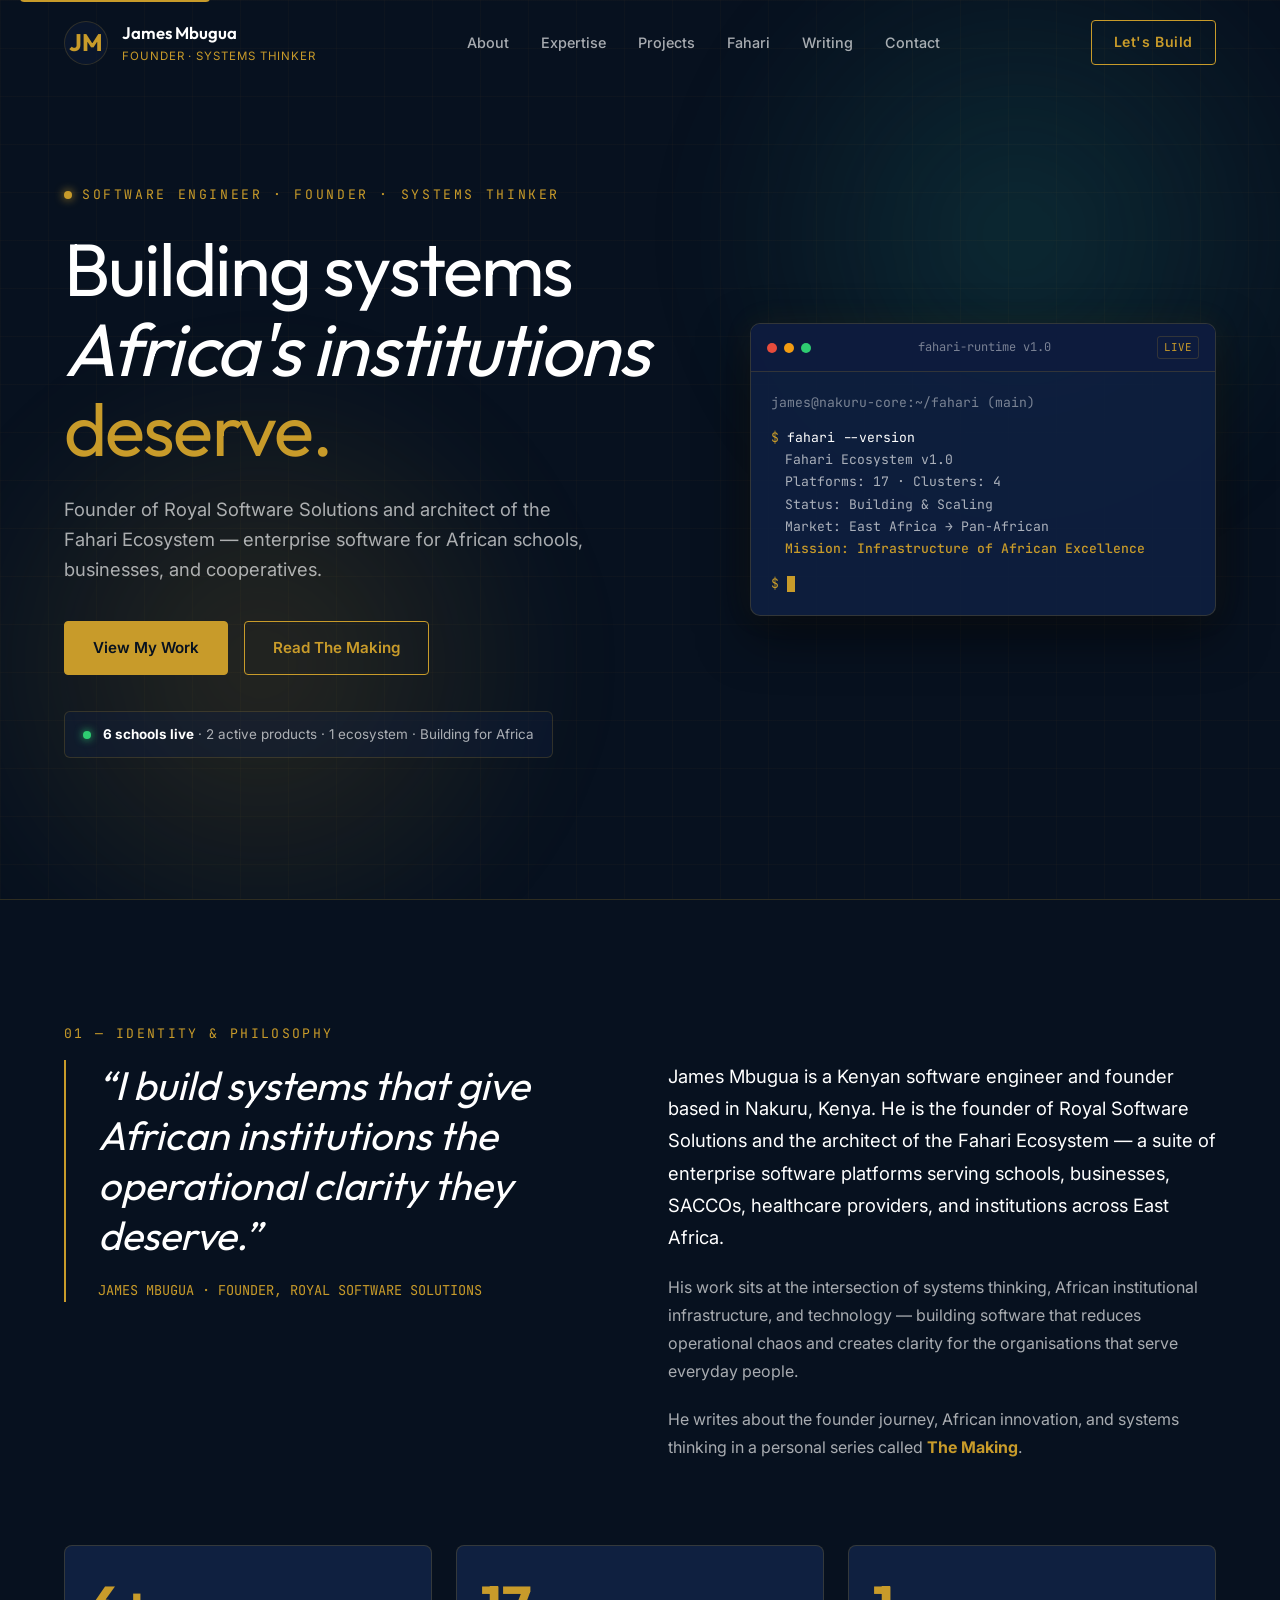
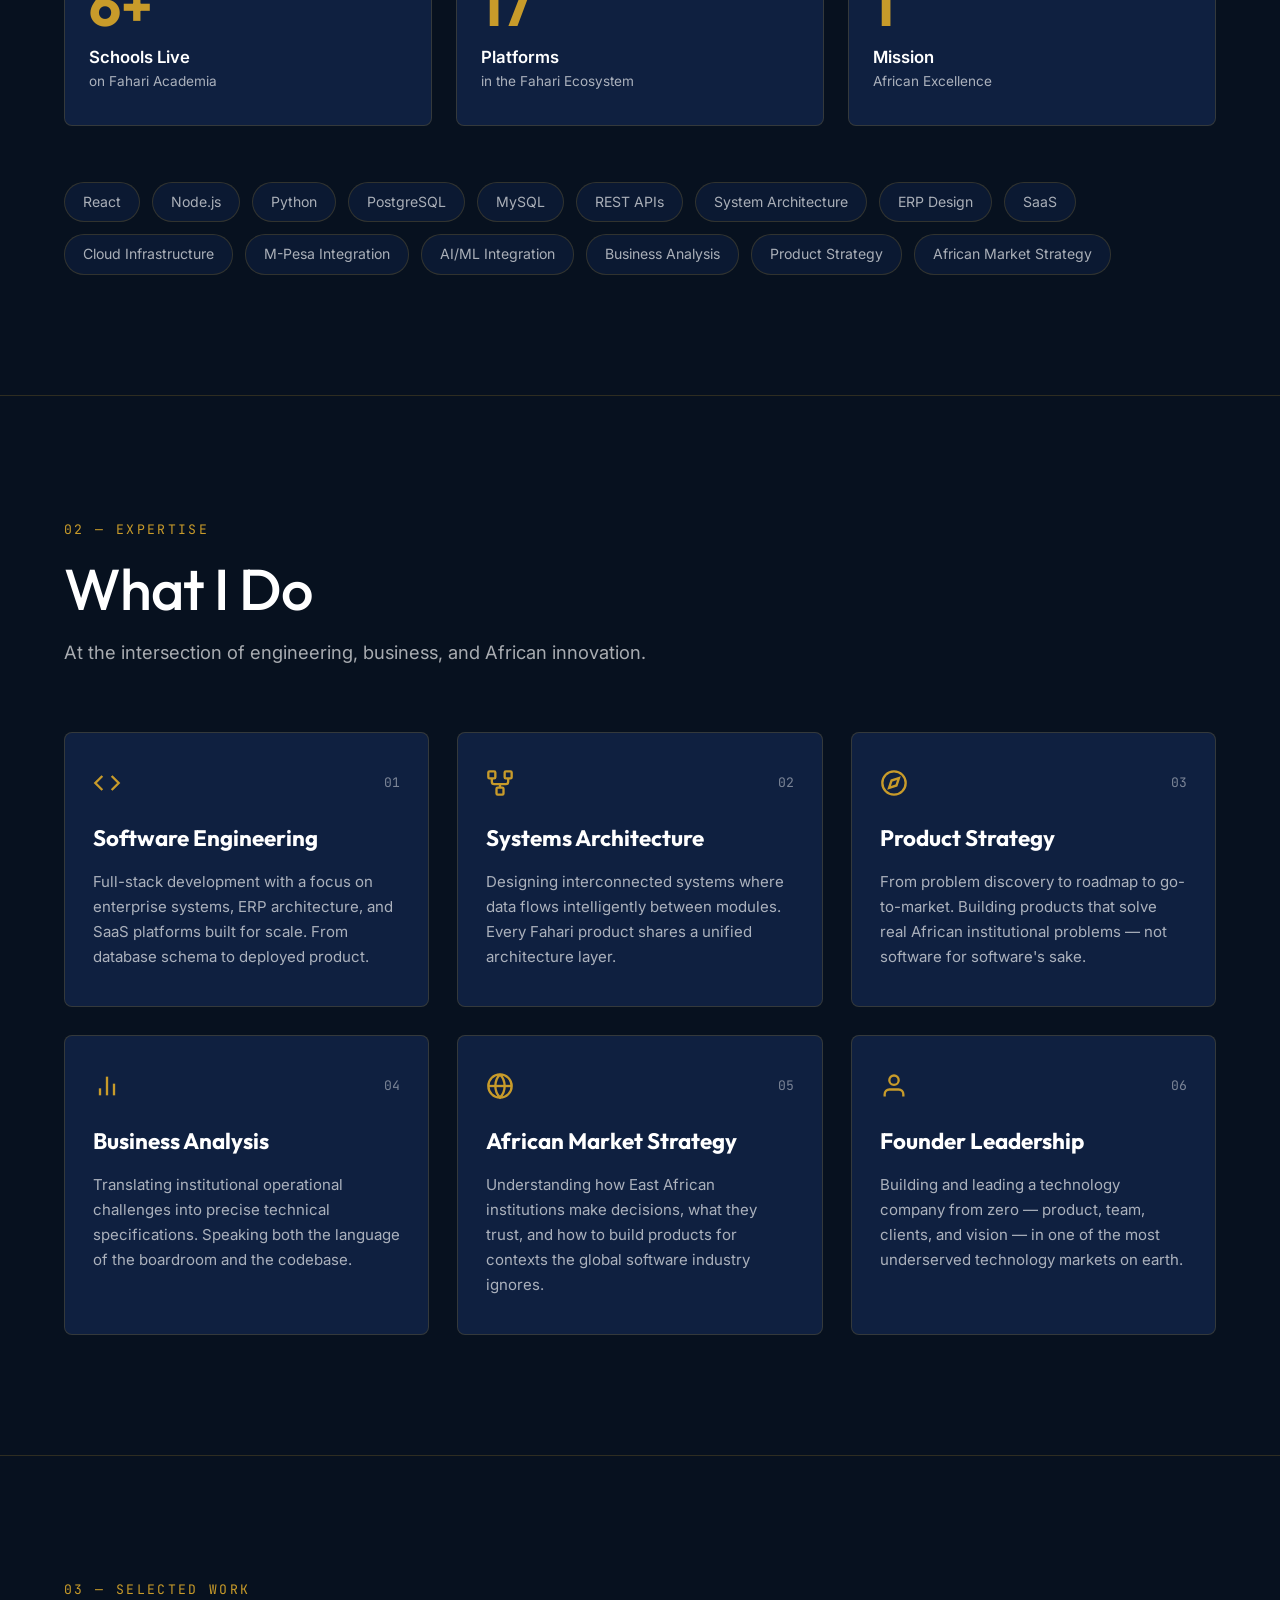
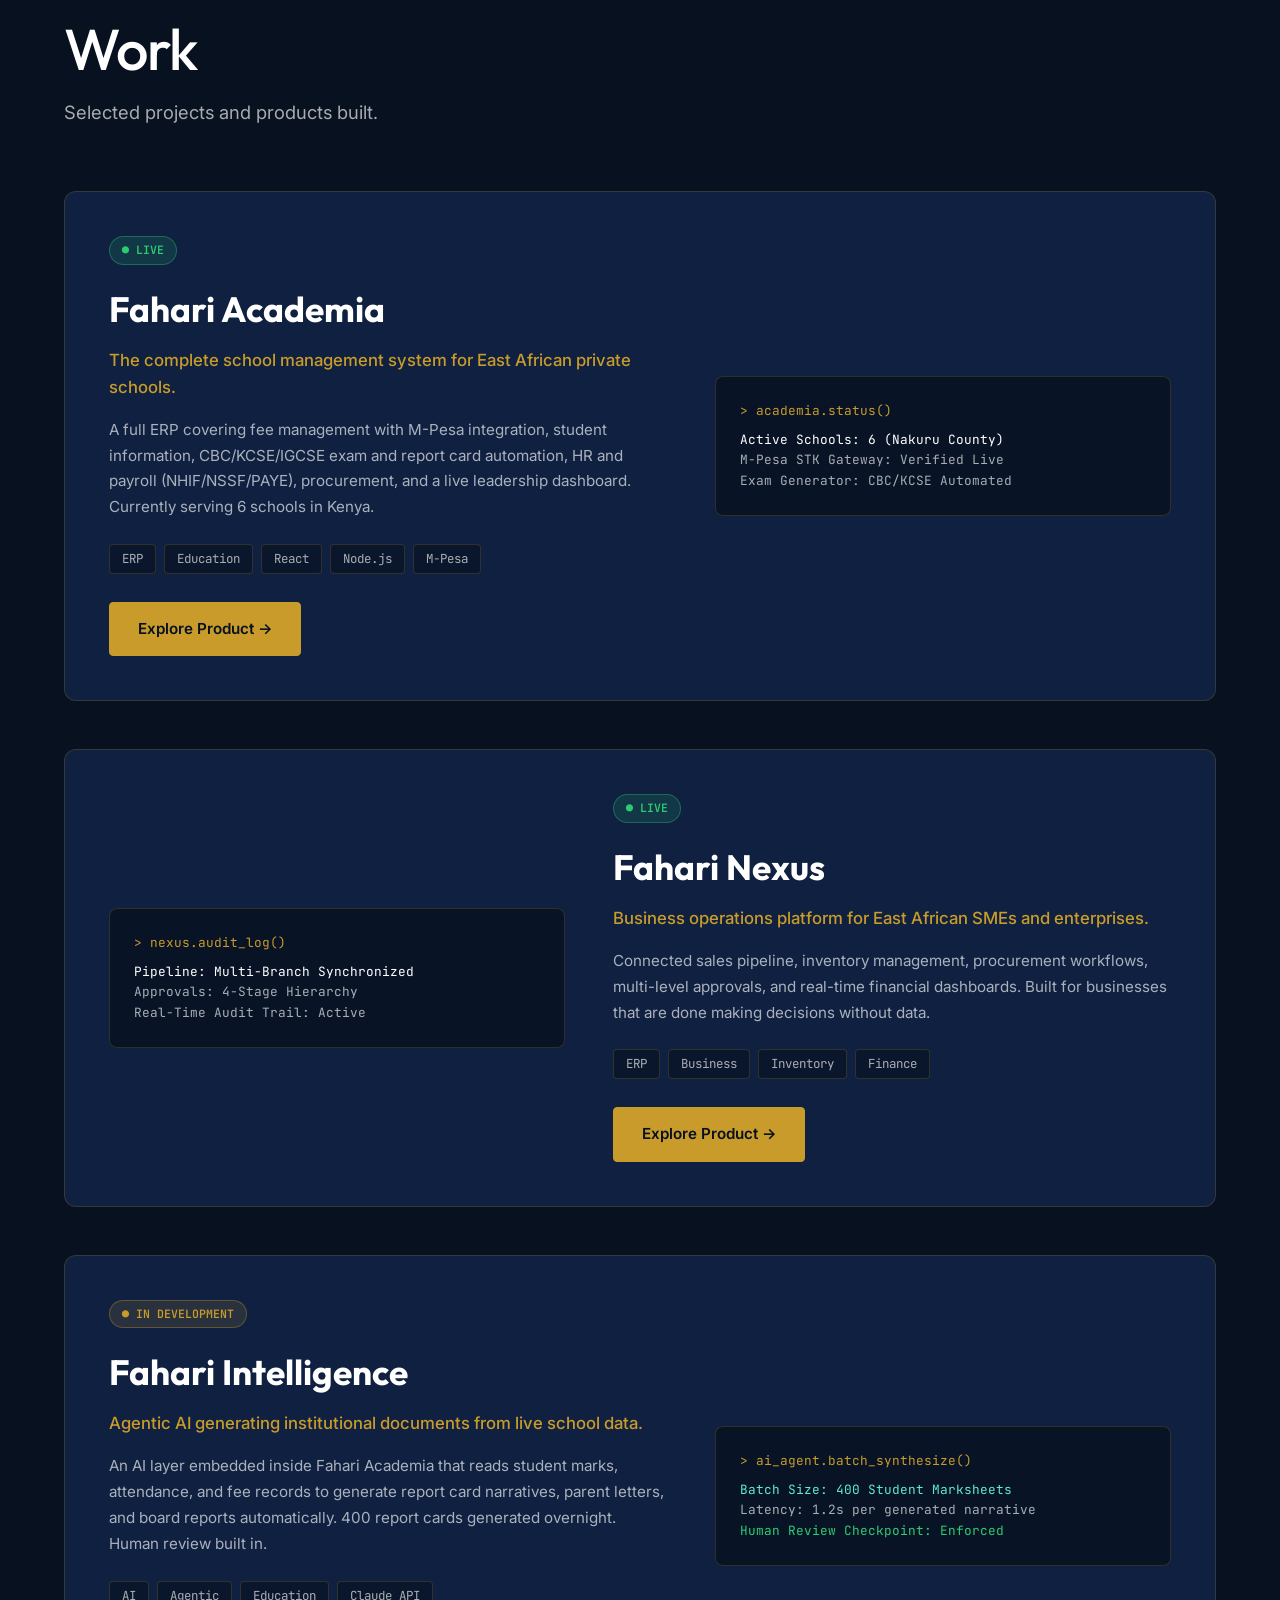
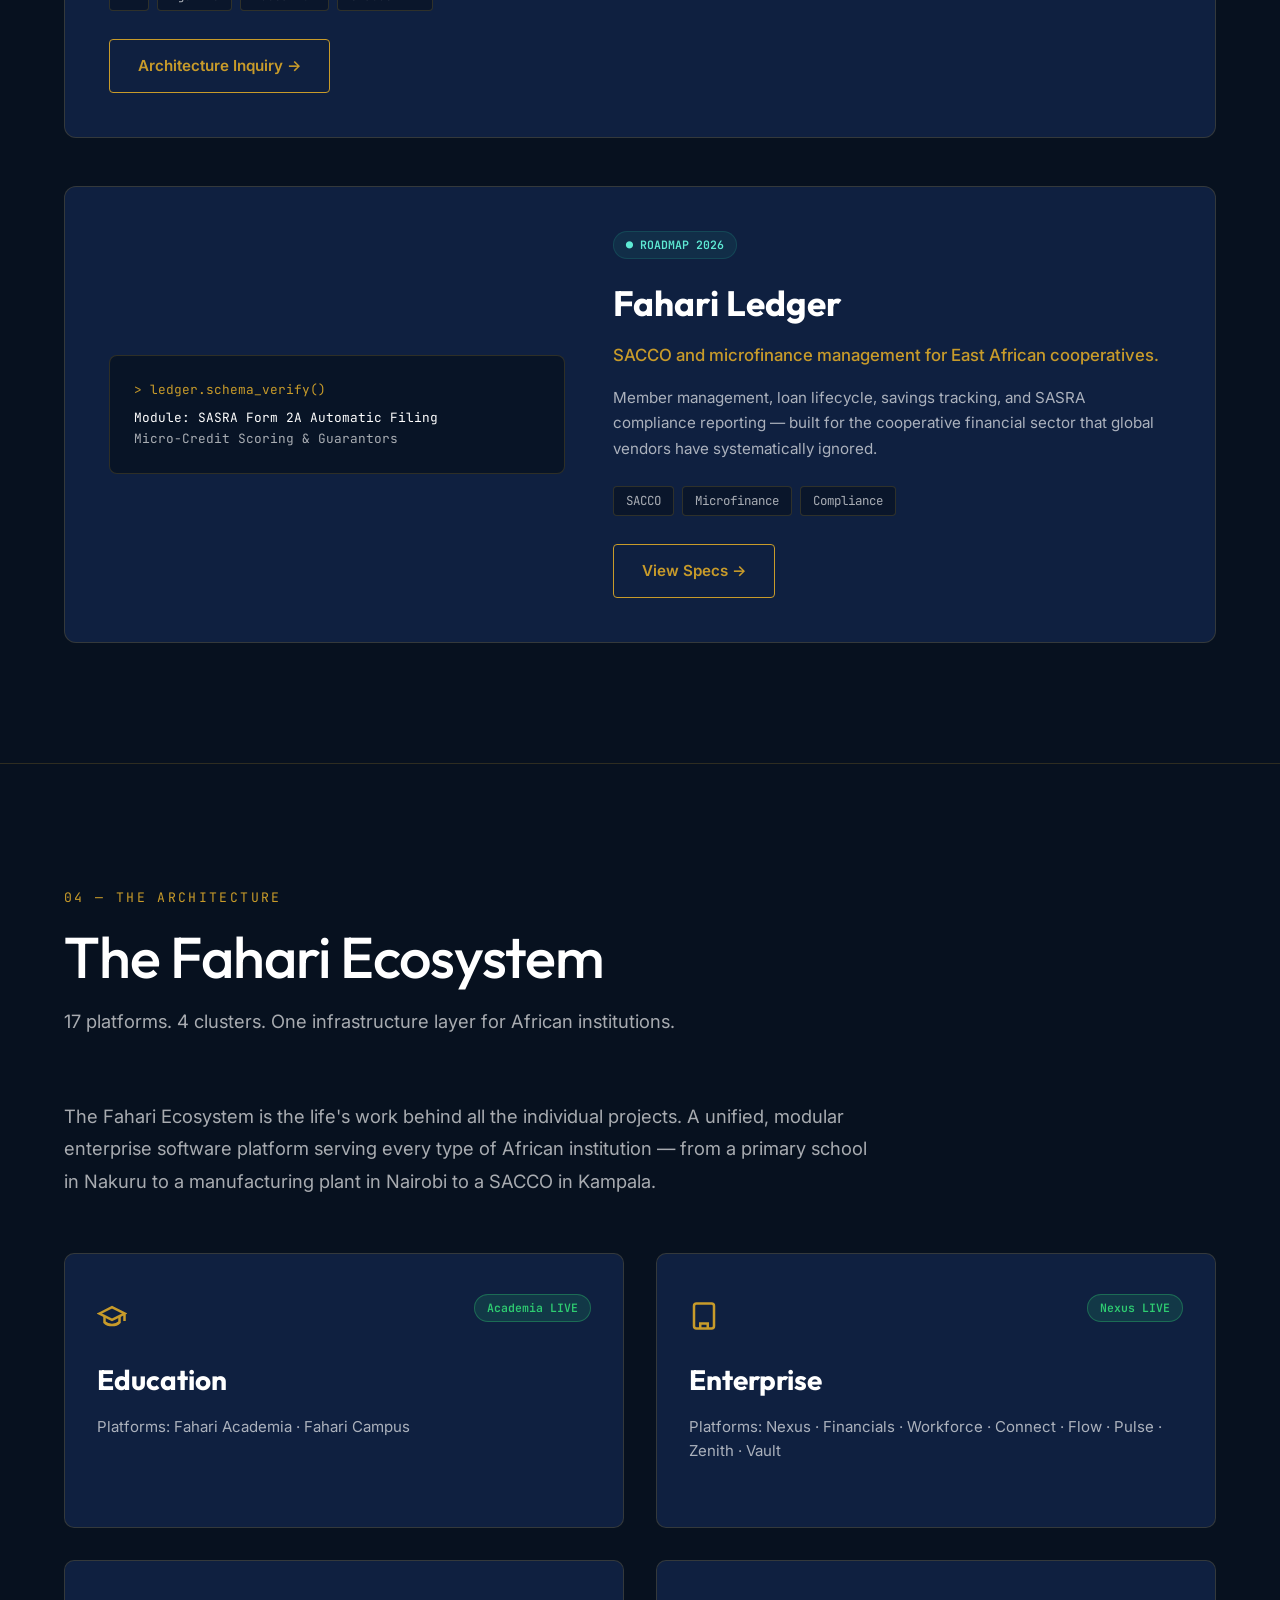
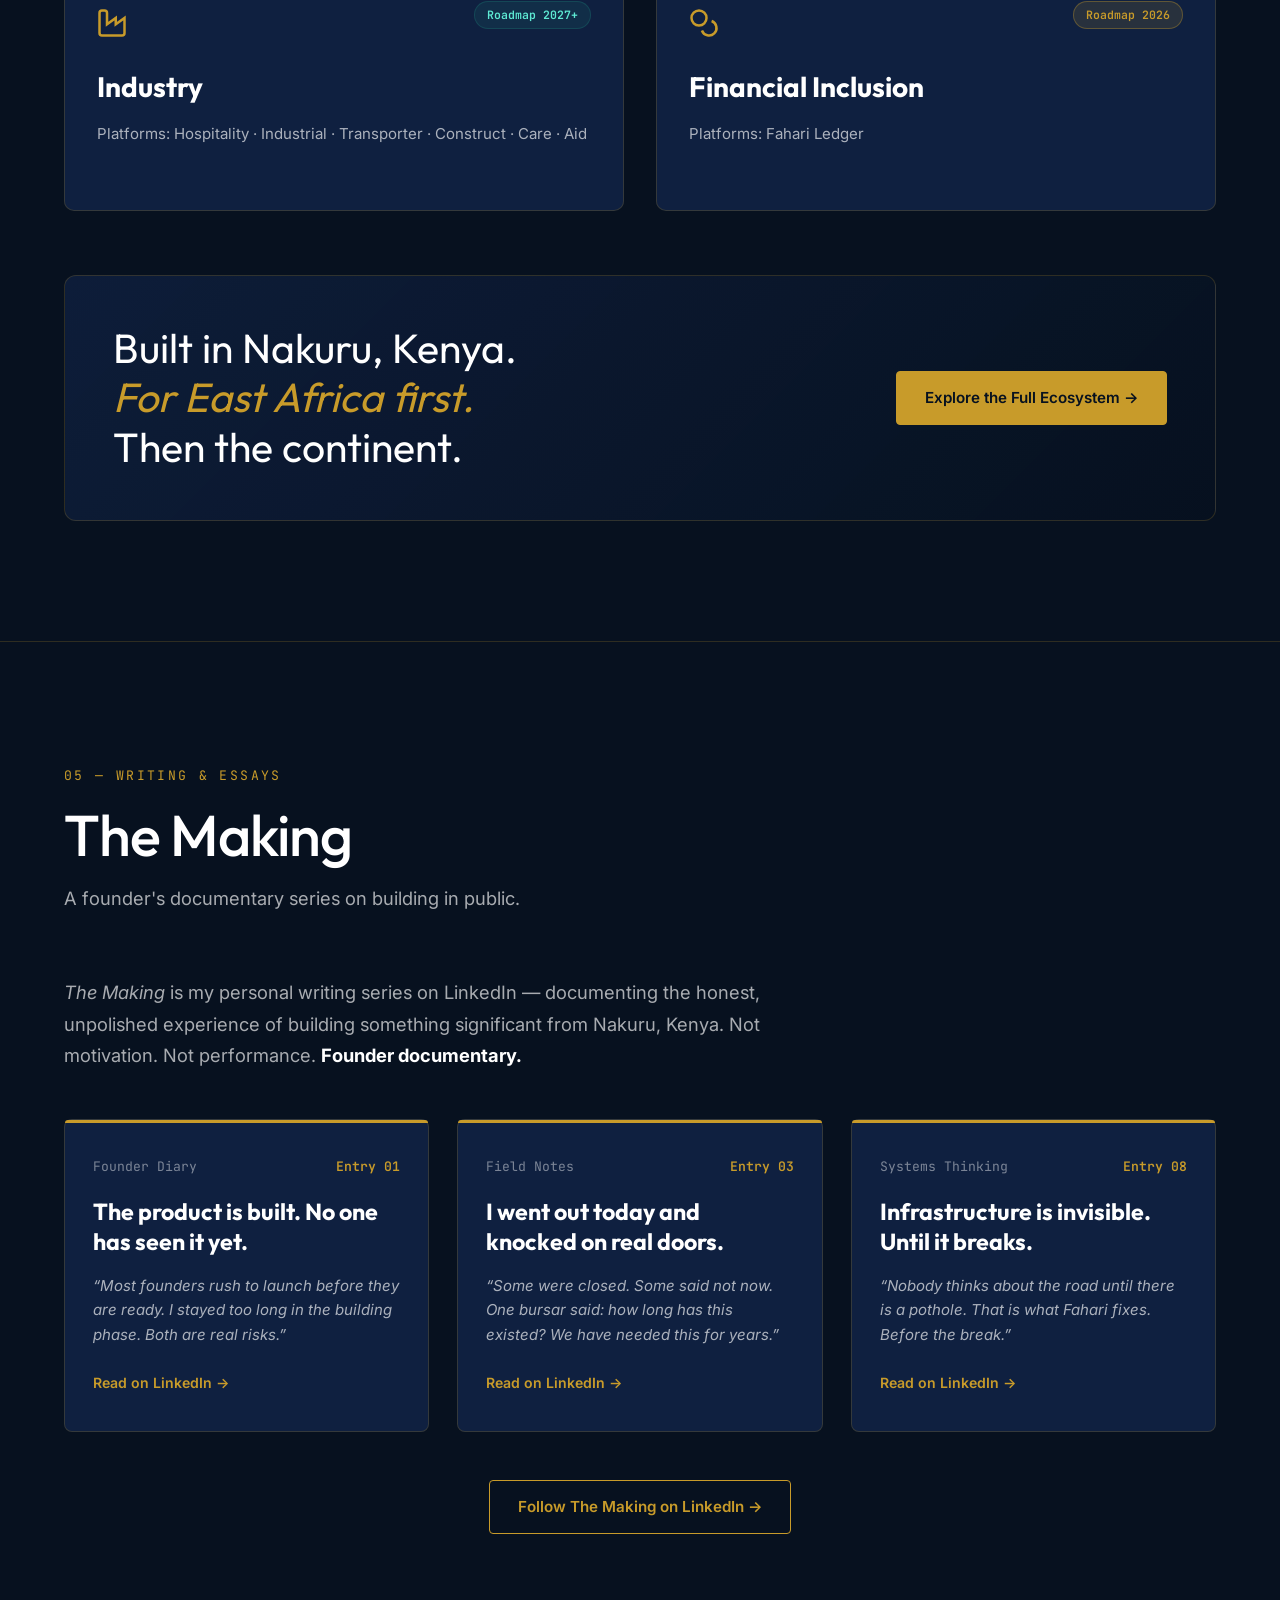
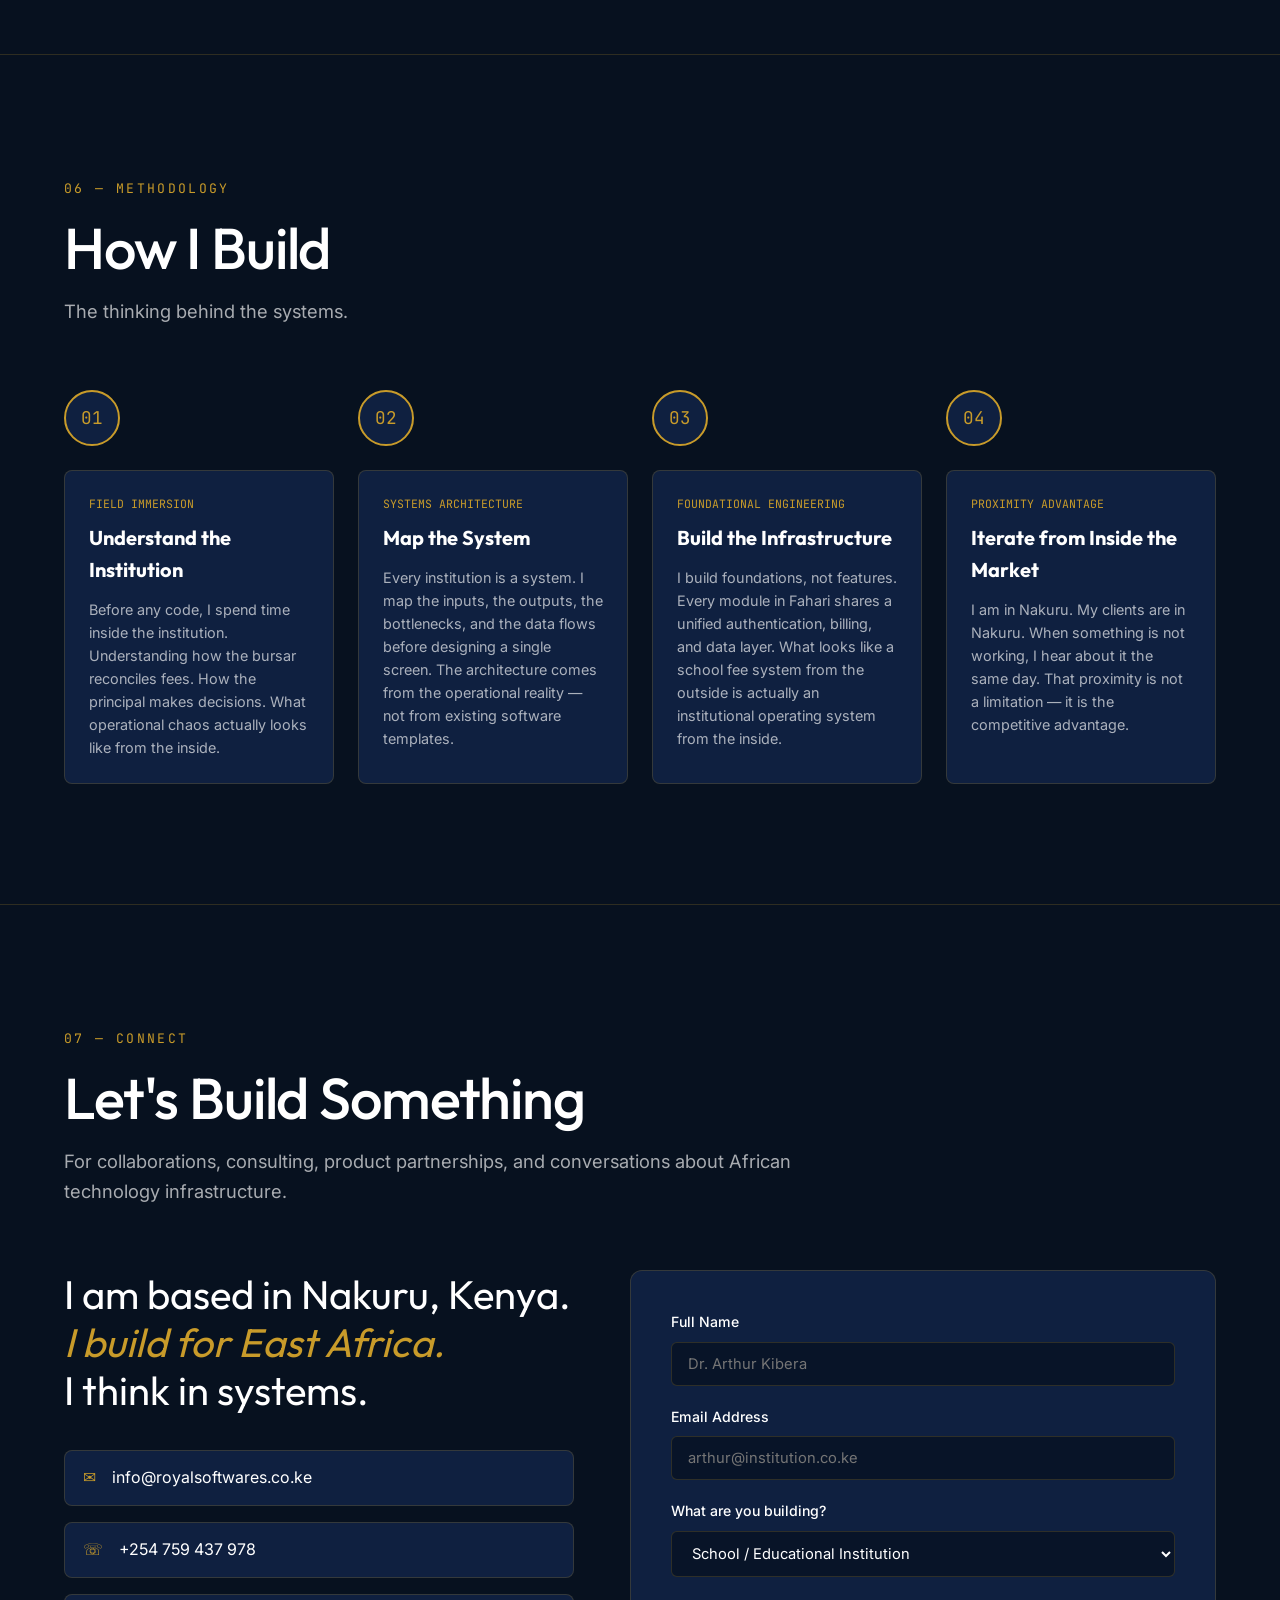
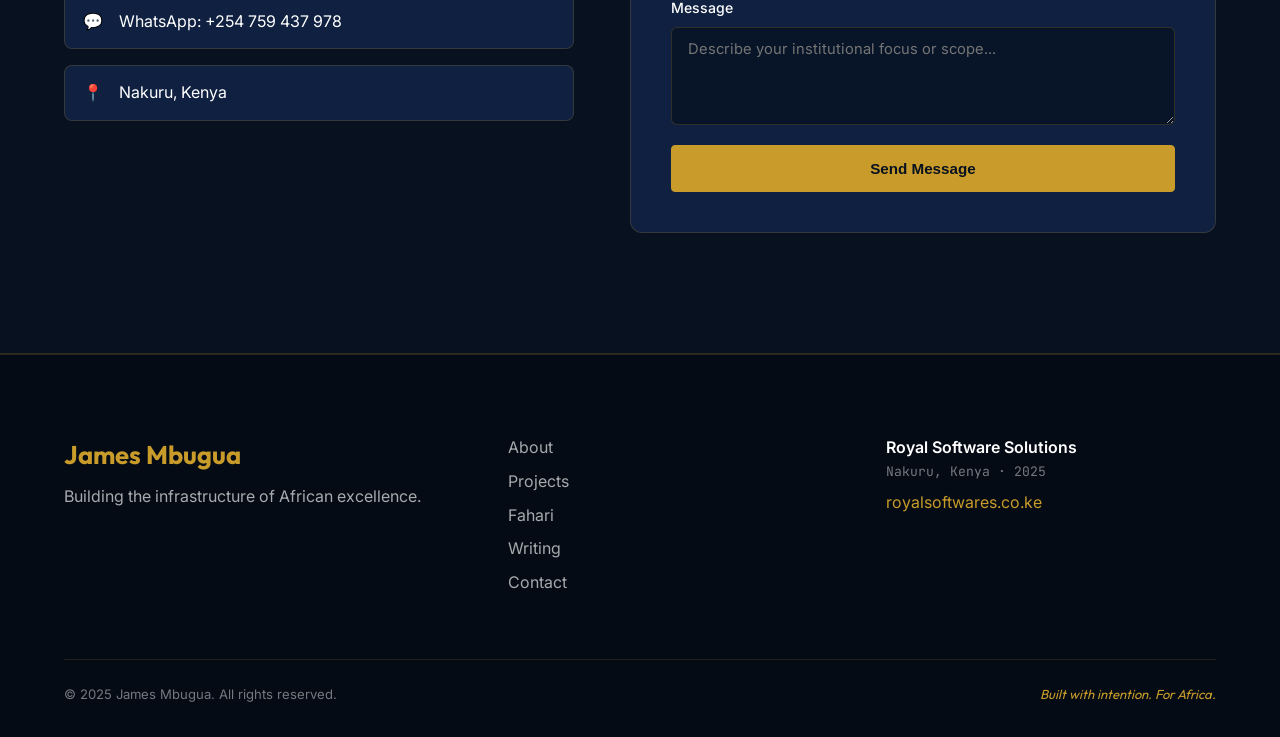
<file: public/founder.html>
<!DOCTYPE html>
<html lang="en">
<head>
  <meta charset="UTF-8" />
  <meta name="viewport" content="width=device-width, initial-scale=1.0" />
  <title>James Mbugua — Software Engineer, Founder &amp; African Infrastructure Builder</title>
  <meta name="description" content="James Mbugua is a Kenyan software engineer and founder of Royal Software Solutions, building the Fahari Ecosystem — enterprise software for African institutions." />
  
  <!-- [JAMES TO ADD: Set your production canonical URL below] -->
  <link rel="canonical" href="https://www.royalsoftwares.co.ke/founder" />

  <!-- Open Graph / LinkedIn -->
  <meta property="og:type" content="profile" />
  <meta property="og:title" content="James Mbugua — Software Engineer, Founder &amp; African Infrastructure Builder" />
  <meta property="og:description" content="Architect of the Fahari Ecosystem. Building the enterprise software that gives African institutions the operational clarity they deserve." />
  <meta property="og:url" content="https://www.royalsoftwares.co.ke/founder" />
  <meta property="og:site_name" content="James Mbugua Portfolio" />

  <!-- Twitter / X -->
  <meta name="twitter:card" content="summary_large_image" />
  <meta name="twitter:creator" content="@james_royalty" />
  <meta name="twitter:title" content="James Mbugua — Software Engineer, Founder &amp; African Infrastructure Builder" />
  <meta name="twitter:description" content="Architect of the Fahari Ecosystem. Building the enterprise software that gives African institutions the operational clarity they deserve." />

  <!-- Google Fonts: Outfit + Inter + JetBrains Mono (Matches Royal Software Solutions) -->
  <link rel="preconnect" href="https://fonts.googleapis.com" />
  <link rel="preconnect" href="https://fonts.gstatic.com" crossorigin />
  <link href="https://fonts.googleapis.com/css2?family=Inter:wght@300;400;500;600;700&family=JetBrains+Mono:wght@400;500&family=Outfit:wght@400;500;600;700;800&display=swap" rel="stylesheet" />

  <!-- Structured Data: Person Schema -->
  <script type="application/ld+json">
  {
    "@context": "https://schema.org",
    "@type": "Person",
    "name": "James Mbugua",
    "alternateName": "@james_royalty",
    "jobTitle": "Founder, Software Engineer & Systems Thinker",
    "worksFor": {
      "@type": "Organization",
      "name": "Royal Software Solutions",
      "url": "https://www.royalsoftwares.co.ke"
    },
    "address": {
      "@type": "PostalAddress",
      "addressLocality": "Nakuru",
      "addressCountry": "Kenya"
    },
    "description": "Kenyan software engineer, founder of Royal Software Solutions, and architect of the Fahari Ecosystem.",
    "url": "https://www.royalsoftwares.co.ke/founder",
    "sameAs": [
      "https://www.linkedin.com/in/james-mbugua",
      "https://github.com/james-royalty",
      "https://twitter.com/james_royalty"
    ]
  }
  </script>

  <style>
    /* ==========================================================================
       CSS VARIABLES & THEME TOKENS
       ========================================================================== */
    :root {
      --bg-primary: #07111F;      /* Night Navy */
      --bg-secondary: #0D1B3E;    /* Deep Navy */
      --bg-surface: #0F2040;      /* Card Surface */
      --text-primary: #FFFFFF;
      --text-secondary: rgba(255, 255, 255, 0.65);
      --text-muted: rgba(255, 255, 255, 0.45);
      --accent-gold: #C89B2A;     /* Fahari Gold */
      --accent-gold-soft: rgba(200, 155, 42, 0.15);
      --accent-teal: #1B6B6B;     /* Fahari Teal */
      --accent-ember: #C0392B;    /* CTA highlight */
      --border-gold: rgba(200, 155, 42, 0.2);
      --border-gold-hover: rgba(200, 155, 42, 0.5);
      --font-heading: 'Outfit', sans-serif;
      --font-serif: 'Outfit', sans-serif;
      --font-sans: 'Inter', system-ui, -apple-system, sans-serif;
      --font-body: 'Inter', system-ui, -apple-system, sans-serif;
      --font-mono: 'JetBrains Mono', monospace;
      --max-width: 1200px;
      --section-py-desktop: 120px;
      --section-py-mobile: 80px;
    }

    *, *::before, *::after {
      box-sizing: border-box;
      margin: 0;
      padding: 0;
    }

    html {
      scroll-behavior: smooth;
      background-color: var(--bg-primary);
    }

    body {
      background-color: var(--bg-primary);
      color: var(--text-primary);
      font-family: var(--font-sans);
      line-height: 1.6;
      -webkit-font-smoothing: antialiased;
      overflow-x: hidden;
      position: relative;
    }

    /* Accessibility Focus States */
    a:focus-visible,
    button:focus-visible,
    input:focus-visible,
    select:focus-visible,
    textarea:focus-visible {
      outline: 2px solid var(--accent-gold);
      outline-offset: 3px;
    }

    .skip-link {
      position: absolute;
      top: -40px;
      left: 20px;
      background: var(--accent-gold);
      color: #07111F;
      padding: 8px 16px;
      font-weight: 600;
      z-index: 9999;
      border-radius: 4px;
      text-decoration: none;
      transition: top 0.2s ease;
    }
    .skip-link:focus {
      top: 20px;
    }

    .container {
      width: 100%;
      max-width: var(--max-width);
      margin: 0 auto;
      padding: 0 24px;
    }

    .section {
      padding: var(--section-py-desktop) 0;
      position: relative;
      border-bottom: 1px solid var(--border-gold);
    }

    .section-header {
      margin-bottom: 64px;
      max-width: 780px;
    }

    .section-tag {
      display: inline-block;
      font-family: var(--font-mono);
      font-size: 0.82rem;
      letter-spacing: 0.18em;
      color: var(--accent-gold);
      text-transform: uppercase;
      margin-bottom: 16px;
    }

    .section-title {
      font-family: var(--font-serif);
      font-size: clamp(2.4rem, 4.5vw, 3.6rem);
      font-weight: 500;
      letter-spacing: -0.02em;
      color: #ffffff;
      margin-bottom: 16px;
      line-height: 1.15;
    }

    .section-subtitle {
      font-size: 1.15rem;
      color: var(--text-secondary);
      line-height: 1.6;
    }

    /* Buttons */
    .btn-gold {
      display: inline-flex;
      align-items: center;
      justify-content: center;
      gap: 8px;
      background-color: var(--accent-gold);
      color: #07111F;
      font-weight: 600;
      font-size: 0.95rem;
      padding: 14px 28px;
      border-radius: 4px;
      text-decoration: none;
      border: 1px solid var(--accent-gold);
      transition: all 0.3s ease;
      cursor: pointer;
    }
    .btn-gold:hover {
      background-color: #d8a834;
      box-shadow: 0 8px 24px rgba(200, 155, 42, 0.35);
      transform: translateY(-2px);
    }

    .btn-outline {
      display: inline-flex;
      align-items: center;
      justify-content: center;
      gap: 8px;
      background-color: transparent;
      color: var(--accent-gold);
      font-weight: 600;
      font-size: 0.95rem;
      padding: 14px 28px;
      border-radius: 4px;
      text-decoration: none;
      border: 1px solid var(--accent-gold);
      transition: all 0.3s ease;
      cursor: pointer;
    }
    .btn-outline:hover {
      background-color: var(--accent-gold);
      color: #07111F;
      box-shadow: 0 8px 24px rgba(200, 155, 42, 0.25);
      transform: translateY(-2px);
    }

    .btn-ghost {
      display: inline-flex;
      align-items: center;
      padding: 10px 22px;
      color: var(--accent-gold);
      border: 1px solid var(--accent-gold);
      border-radius: 4px;
      font-size: 0.88rem;
      font-weight: 600;
      letter-spacing: 0.04em;
      text-decoration: none;
      transition: all 0.25s ease;
    }
    .btn-ghost:hover {
      background: var(--accent-gold);
      color: #07111F;
      box-shadow: 0 4px 16px rgba(200, 155, 42, 0.25);
    }

    /* 1. NAV */
    .nav-bar {
      position: fixed;
      top: 0;
      left: 0;
      right: 0;
      z-index: 1000;
      background: transparent;
      transition: background-color 0.3s ease, backdrop-filter 0.3s ease, border-bottom 0.3s ease;
      padding: 20px 0;
    }
    .nav-bar.scrolled {
      background-color: rgba(7, 17, 31, 0.92);
      backdrop-filter: blur(14px);
      -webkit-backdrop-filter: blur(14px);
      border-bottom: 1px solid var(--border-gold);
      padding: 14px 0;
    }
    .nav-inner {
      display: flex;
      align-items: center;
      justify-content: space-between;
    }
    .brand-group {
      display: flex;
      align-items: center;
      gap: 14px;
      text-decoration: none;
    }
    .brand-monogram {
      font-family: var(--font-serif);
      font-size: 1.5rem;
      font-weight: 700;
      color: var(--accent-gold);
      width: 44px;
      height: 44px;
      border-radius: 50%;
      border: 1px solid var(--border-gold);
      display: flex;
      align-items: center;
      justify-content: center;
      background: rgba(15, 32, 64, 0.4);
    }
    .brand-meta {
      display: flex;
      flex-direction: column;
    }
    .brand-name {
      font-family: var(--font-serif);
      font-size: 1.05rem;
      font-weight: 600;
      color: #ffffff;
    }
    .brand-sub {
      font-size: 0.72rem;
      letter-spacing: 0.08em;
      color: var(--accent-gold);
      text-transform: uppercase;
    }
    .nav-menu {
      display: flex;
      align-items: center;
      gap: 32px;
    }
    .nav-item {
      color: var(--text-secondary);
      text-decoration: none;
      font-size: 0.9rem;
      font-weight: 500;
      transition: color 0.25s ease;
      position: relative;
    }
    .nav-item:hover {
      color: var(--accent-gold);
    }
    .nav-toggle {
      display: none;
      background: transparent;
      border: none;
      cursor: pointer;
      flex-direction: column;
      gap: 6px;
      padding: 8px;
    }
    .nav-toggle span {
      display: block;
      width: 26px;
      height: 2px;
      background: var(--accent-gold);
    }

    /* 2. HERO */
    .hero {
      min-height: 100vh;
      display: flex;
      flex-direction: column;
      justify-content: center;
      padding-top: 120px;
      padding-bottom: 80px;
      position: relative;
      overflow: hidden;
      border-bottom: 1px solid var(--border-gold);
    }
    .glow-teal {
      position: absolute;
      top: -10%;
      right: -5%;
      width: 650px;
      height: 650px;
      background: radial-gradient(circle, rgba(27, 107, 107, 0.28) 0%, rgba(7, 17, 31, 0) 70%);
      filter: blur(40px);
      pointer-events: none;
    }
    .glow-gold {
      position: absolute;
      bottom: -10%;
      left: -5%;
      width: 650px;
      height: 650px;
      background: radial-gradient(circle, rgba(200, 155, 42, 0.16) 0%, rgba(7, 17, 31, 0) 70%);
      filter: blur(40px);
      pointer-events: none;
    }
    .grid-bg {
      position: absolute;
      inset: 0;
      background-image: 
        linear-gradient(rgba(200, 155, 42, 0.03) 1px, transparent 1px),
        linear-gradient(90deg, rgba(200, 155, 42, 0.03) 1px, transparent 1px);
      background-size: 48px 48px;
      pointer-events: none;
    }
    .hero-layout {
      display: grid;
      grid-template-columns: 1.15fr 0.85fr;
      align-items: center;
      gap: 56px;
      position: relative;
      z-index: 2;
    }
    .eyebrow {
      display: inline-flex;
      align-items: center;
      gap: 10px;
      font-family: var(--font-mono);
      font-size: 0.82rem;
      letter-spacing: 0.2em;
      color: var(--accent-gold);
      margin-bottom: 24px;
    }
    .eyebrow-dot {
      width: 8px;
      height: 8px;
      border-radius: 50%;
      background: var(--accent-gold);
      box-shadow: 0 0 10px var(--accent-gold);
    }
    .hero-headline {
      font-family: var(--font-serif);
      font-size: clamp(3rem, 5.8vw, 5.2rem);
      font-weight: 400;
      line-height: 1.08;
      letter-spacing: -0.025em;
      margin-bottom: 24px;
    }
    .hero-headline .italic { font-style: italic; }
    .hero-headline .gold { color: var(--accent-gold); }
    .hero-sub {
      font-size: 1.15rem;
      color: var(--text-secondary);
      max-width: 540px;
      margin-bottom: 36px;
      line-height: 1.65;
    }
    .hero-actions {
      display: flex;
      gap: 16px;
      margin-bottom: 36px;
      flex-wrap: wrap;
    }
    .social-proof {
      display: inline-flex;
      align-items: center;
      gap: 12px;
      padding: 12px 18px;
      border-radius: 6px;
      background: rgba(15, 32, 64, 0.4);
      border: 1px solid var(--border-gold);
      font-size: 0.84rem;
      color: var(--text-secondary);
    }
    .social-proof strong { color: #ffffff; }
    .live-dot {
      width: 8px;
      height: 8px;
      border-radius: 50%;
      background: #2ECC71;
      box-shadow: 0 0 8px #2ECC71;
    }

    /* Terminal */
    .terminal-box {
      background: rgba(15, 32, 64, 0.9);
      border: 1px solid var(--border-gold);
      border-radius: 10px;
      box-shadow: 0 20px 50px rgba(0, 0, 0, 0.5), 0 0 30px rgba(200, 155, 42, 0.08);
      overflow: hidden;
    }
    .term-bar {
      display: flex;
      align-items: center;
      justify-content: space-between;
      padding: 12px 16px;
      background: rgba(13, 27, 62, 0.95);
      border-bottom: 1px solid var(--border-gold);
    }
    .term-dots {
      display: flex;
      gap: 7px;
    }
    .term-dot {
      width: 10px;
      height: 10px;
      border-radius: 50%;
    }
    .term-body {
      padding: 20px;
      font-family: var(--font-mono);
      font-size: 0.82rem;
      line-height: 1.7;
    }
    .term-meta {
      color: var(--text-muted);
      margin-bottom: 12px;
    }
    .term-prompt { color: var(--accent-gold); margin-right: 8px; }
    .term-cursor {
      display: inline-block;
      width: 8px;
      height: 16px;
      background: var(--accent-gold);
      vertical-align: middle;
      animation: blink 1s step-end infinite;
    }

    /* 3. ABOUT */
    .about-grid {
      display: grid;
      grid-template-columns: 1fr 1fr;
      gap: 56px;
      align-items: start;
      margin-bottom: 64px;
    }
    .about-quote-box {
      padding-left: 32px;
      border-left: 2px solid var(--accent-gold);
      position: relative;
    }
    .pull-quote {
      font-family: var(--font-serif);
      font-size: clamp(1.8rem, 3.2vw, 2.5rem);
      font-style: italic;
      line-height: 1.25;
      margin-bottom: 20px;
    }
    .quote-author {
      font-family: var(--font-mono);
      font-size: 0.85rem;
      color: var(--accent-gold);
      text-transform: uppercase;
    }
    .about-bio p {
      margin-bottom: 20px;
      color: var(--text-secondary);
      line-height: 1.75;
    }
    .about-bio .lead {
      color: #ffffff;
      font-size: 1.15rem;
    }
    .stats-row {
      display: grid;
      grid-template-columns: repeat(3, 1fr);
      gap: 24px;
      margin-bottom: 56px;
    }
    .stat-card {
      background: var(--bg-surface);
      border: 1px solid var(--border-gold);
      border-radius: 8px;
      padding: 32px 24px;
      transition: transform 0.3s ease, border-color 0.3s ease;
    }
    .stat-card:hover {
      transform: translateY(-4px);
      border-color: var(--border-gold-hover);
    }
    .stat-val {
      font-family: var(--font-serif);
      font-size: 3.5rem;
      font-weight: 700;
      color: var(--accent-gold);
      line-height: 1;
      margin-bottom: 10px;
    }
    .stat-title {
      font-size: 1.05rem;
      font-weight: 600;
      color: #ffffff;
    }
    .stat-sub {
      font-size: 0.85rem;
      color: var(--text-secondary);
    }
    .skills-cloud {
      display: flex;
      flex-wrap: wrap;
      gap: 12px;
      margin-top: 20px;
    }
    .skill-tag {
      background: rgba(15, 32, 64, 0.6);
      border: 1px solid var(--border-gold);
      color: var(--text-secondary);
      padding: 8px 18px;
      border-radius: 20px;
      font-size: 0.88rem;
      transition: all 0.25s ease;
    }
    .skill-tag:hover {
      border-color: var(--accent-gold);
      color: var(--accent-gold);
      background: rgba(200, 155, 42, 0.1);
    }

    /* 4. EXPERTISE */
    .expertise-grid {
      display: grid;
      grid-template-columns: repeat(3, 1fr);
      gap: 28px;
    }
    .expertise-card {
      background: var(--bg-surface);
      border: 1px solid var(--border-gold);
      border-radius: 8px;
      padding: 36px 28px;
      display: flex;
      flex-direction: column;
      transition: transform 0.3s ease, border-color 0.3s ease, box-shadow 0.3s ease;
    }
    .expertise-card:hover {
      transform: translateY(-4px);
      border-color: var(--border-gold-hover);
      box-shadow: 0 16px 36px rgba(0, 0, 0, 0.45);
    }
    .expertise-top {
      display: flex;
      justify-content: space-between;
      align-items: center;
      margin-bottom: 24px;
      color: var(--accent-gold);
    }
    .expertise-num {
      font-family: var(--font-mono);
      font-size: 0.82rem;
      color: var(--text-muted);
    }
    .expertise-title {
      font-family: var(--font-serif);
      font-size: 1.4rem;
      color: #ffffff;
      margin-bottom: 14px;
    }
    .expertise-desc {
      font-size: 0.94rem;
      color: var(--text-secondary);
      line-height: 1.65;
    }

    /* 5. PROJECTS */
    .projects-stack {
      display: flex;
      flex-direction: column;
      gap: 48px;
    }
    .project-card {
      background: var(--bg-surface);
      border: 1px solid var(--border-gold);
      border-radius: 12px;
      padding: 44px;
      display: grid;
      grid-template-columns: 1.1fr 0.9fr;
      gap: 48px;
      align-items: center;
      transition: border-color 0.3s ease, transform 0.3s ease;
    }
    .project-card:hover {
      border-color: var(--border-gold-hover);
      transform: translateY(-3px);
    }
    .project-card.reverse {
      grid-template-columns: 0.9fr 1.1fr;
    }
    .project-card.reverse .project-info { order: 2; }
    .project-card.reverse .project-mockup { order: 1; }
    .project-status {
      display: inline-flex;
      align-items: center;
      gap: 7px;
      padding: 4px 12px;
      border-radius: 20px;
      font-family: var(--font-mono);
      font-size: 0.72rem;
      font-weight: 600;
      margin-bottom: 16px;
    }
    .status-live {
      background: rgba(46, 204, 113, 0.14);
      color: #2ECC71;
      border: 1px solid rgba(46, 204, 113, 0.35);
    }
    .status-dev {
      background: rgba(200, 155, 42, 0.14);
      color: var(--accent-gold);
      border: 1px solid rgba(200, 155, 42, 0.35);
    }
    .status-roadmap {
      background: rgba(27, 107, 107, 0.2);
      color: #5EEAD4;
      border: 1px solid rgba(27, 107, 107, 0.4);
    }
    .project-title {
      font-family: var(--font-serif);
      font-size: 2.2rem;
      color: #ffffff;
      margin-bottom: 10px;
    }
    .project-h {
      font-size: 1.05rem;
      font-weight: 500;
      color: var(--accent-gold);
      margin-bottom: 16px;
    }
    .project-p {
      font-size: 0.95rem;
      color: var(--text-secondary);
      line-height: 1.7;
      margin-bottom: 24px;
    }
    .project-tags {
      display: flex;
      flex-wrap: wrap;
      gap: 8px;
      margin-bottom: 28px;
    }
    .project-tag {
      background: rgba(7, 17, 31, 0.6);
      border: 1px solid var(--border-gold);
      padding: 4px 12px;
      border-radius: 4px;
      font-size: 0.78rem;
      font-family: var(--font-mono);
      color: var(--text-secondary);
    }
    .project-links {
      display: flex;
      gap: 16px;
    }
    .mockup-box {
      background: #081426;
      border: 1px solid var(--border-gold);
      border-radius: 8px;
      padding: 24px;
      font-family: var(--font-mono);
      font-size: 0.8rem;
    }

    /* 6. ECOSYSTEM */
    .clusters-grid {
      display: grid;
      grid-template-columns: 1fr 1fr;
      gap: 32px;
      margin-bottom: 64px;
    }
    .cluster-card {
      background: var(--bg-surface);
      border: 1px solid var(--border-gold);
      border-radius: 10px;
      padding: 40px 32px;
      transition: transform 0.3s ease;
    }
    .cluster-card:hover {
      transform: translateY(-4px);
    }
    .cluster-top {
      display: flex;
      justify-content: space-between;
      align-items: center;
      margin-bottom: 20px;
      color: var(--accent-gold);
    }
    .cluster-title {
      font-family: var(--font-serif);
      font-size: 1.75rem;
      color: #ffffff;
      margin-bottom: 12px;
    }
    .cluster-p {
      font-size: 0.94rem;
      color: var(--text-secondary);
      line-height: 1.6;
      margin-bottom: 24px;
    }
    .statement-box {
      background: linear-gradient(135deg, rgba(15, 32, 64, 0.8) 0%, rgba(7, 17, 31, 0.9) 100%);
      border: 1px solid var(--border-gold);
      border-radius: 12px;
      padding: 48px;
      display: flex;
      align-items: center;
      justify-content: space-between;
      gap: 32px;
    }
    .statement-text {
      font-family: var(--font-serif);
      font-size: clamp(1.8rem, 3.2vw, 2.6rem);
      line-height: 1.2;
    }
    .statement-text .gold {
      color: var(--accent-gold);
      font-style: italic;
    }

    /* 7. THE MAKING */
    .making-grid {
      display: grid;
      grid-template-columns: repeat(3, 1fr);
      gap: 28px;
      margin-bottom: 48px;
    }
    .making-card {
      background: var(--bg-surface);
      border: 1px solid var(--border-gold);
      border-radius: 8px;
      padding: 36px 28px;
      position: relative;
      display: flex;
      flex-direction: column;
      transition: transform 0.3s ease;
    }
    .making-card:hover { transform: translateY(-4px); }
    .making-accent-line {
      position: absolute;
      top: 0; left: 0; right: 0;
      height: 3px;
      background: var(--accent-gold);
      border-radius: 8px 8px 0 0;
    }
    .making-meta {
      display: flex;
      justify-content: space-between;
      margin-bottom: 20px;
      font-family: var(--font-mono);
      font-size: 0.82rem;
    }
    .making-title {
      font-family: var(--font-serif);
      font-size: 1.45rem;
      color: #ffffff;
      margin-bottom: 16px;
      line-height: 1.3;
    }
    .making-excerpt {
      font-size: 0.94rem;
      color: var(--text-secondary);
      font-style: italic;
      line-height: 1.65;
      margin-bottom: 24px;
      flex: 1;
    }
    .making-link {
      color: var(--accent-gold);
      text-decoration: none;
      font-weight: 600;
      font-size: 0.88rem;
    }

    /* 8. PROCESS */
    .timeline-grid {
      display: grid;
      grid-template-columns: repeat(4, 1fr);
      gap: 24px;
      margin-top: 48px;
    }
    .timeline-step {
      display: flex;
      flex-direction: column;
    }
    .step-circle {
      width: 56px;
      height: 56px;
      border-radius: 50%;
      background: var(--bg-surface);
      border: 2px solid var(--accent-gold);
      display: flex;
      align-items: center;
      justify-content: center;
      font-family: var(--font-mono);
      font-size: 1.1rem;
      color: var(--accent-gold);
      margin-bottom: 24px;
    }
    .step-card {
      background: var(--bg-surface);
      border: 1px solid var(--border-gold);
      border-radius: 8px;
      padding: 24px;
      flex: 1;
    }
    .step-tag {
      font-family: var(--font-mono);
      font-size: 0.72rem;
      color: var(--accent-gold);
      margin-bottom: 8px;
      display: block;
      text-transform: uppercase;
    }
    .step-h {
      font-family: var(--font-serif);
      font-size: 1.25rem;
      color: #ffffff;
      margin-bottom: 12px;
    }
    .step-p {
      font-size: 0.9rem;
      color: var(--text-secondary);
      line-height: 1.6;
    }

    /* 9. CONTACT */
    .contact-grid {
      display: grid;
      grid-template-columns: 1fr 1.15fr;
      gap: 56px;
      align-items: start;
    }
    .credo {
      font-family: var(--font-serif);
      font-size: clamp(1.8rem, 3.2vw, 2.5rem);
      line-height: 1.2;
      margin-bottom: 36px;
    }
    .credo .gold { color: var(--accent-gold); font-style: italic; }
    .contact-list {
      display: flex;
      flex-direction: column;
      gap: 16px;
      margin-bottom: 36px;
    }
    .contact-card-item {
      display: flex;
      align-items: center;
      gap: 16px;
      padding: 14px 18px;
      background: var(--bg-surface);
      border: 1px solid var(--border-gold);
      border-radius: 8px;
      color: #ffffff;
      text-decoration: none;
      transition: border-color 0.25s ease;
    }
    .contact-card-item:hover { border-color: var(--accent-gold); }
    .form-wrapper {
      background: var(--bg-surface);
      border: 1px solid var(--border-gold);
      border-radius: 12px;
      padding: 40px;
    }
    .form-row {
      display: flex;
      flex-direction: column;
      gap: 8px;
      margin-bottom: 20px;
    }
    .form-row label {
      font-size: 0.88rem;
      font-weight: 500;
    }
    .input-field {
      width: 100%;
      background: rgba(7, 17, 31, 0.7);
      border: 1px solid var(--border-gold);
      border-radius: 6px;
      padding: 12px 16px;
      color: #ffffff;
      font-family: var(--font-sans);
      font-size: 0.92rem;
    }
    .input-field:focus {
      border-color: var(--accent-gold);
      outline: none;
    }

    /* 10. FOOTER */
    .footer {
      background: #040b15;
      border-top: 1px solid var(--border-gold);
      padding: 80px 0 32px 0;
    }
    .footer-grid {
      display: grid;
      grid-template-columns: 1.2fr 1fr 1fr;
      gap: 48px;
      margin-bottom: 64px;
    }
    .footer-bottom {
      display: flex;
      justify-content: space-between;
      padding-top: 24px;
      border-top: 1px solid rgba(200, 155, 42, 0.15);
      font-size: 0.82rem;
      color: var(--text-muted);
    }

    @keyframes blink { 50% { opacity: 0; } }

    /* Responsive */
    @media (max-width: 1024px) {
      .hero-layout { grid-template-columns: 1fr; }
      .about-grid, .clusters-grid, .contact-grid { grid-template-columns: 1fr; }
      .expertise-grid, .making-grid { grid-template-columns: repeat(2, 1fr); }
      .timeline-grid { grid-template-columns: repeat(2, 1fr); }
      .project-card, .project-card.reverse { grid-template-columns: 1fr; }
    }
    @media (max-width: 768px) {
      .nav-menu { display: none; }
      .nav-toggle { display: flex; }
      .expertise-grid, .making-grid, .stats-row, .timeline-grid { grid-template-columns: 1fr; }
      .statement-box { flex-direction: column; align-items: flex-start; }
      .footer-grid { grid-template-columns: 1fr; }
    }
  </style>
</head>

<body>
  <a href="#about" class="skip-link">Skip to main content</a>

  <!-- 1. NAVIGATION -->
  <header class="nav-bar" id="navbar">
    <div class="container nav-inner">
      <a href="#hero" class="brand-group">
        <span class="brand-monogram">JM</span>
        <div class="brand-meta">
          <span class="brand-name">James Mbugua</span>
          <span class="brand-sub">Founder &middot; Systems Thinker</span>
        </div>
      </a>

      <nav class="nav-menu">
        <a href="#about" class="nav-item">About</a>
        <a href="#expertise" class="nav-item">Expertise</a>
        <a href="#projects" class="nav-item">Projects</a>
        <a href="#fahari" class="nav-item">Fahari</a>
        <a href="#writing" class="nav-item">Writing</a>
        <a href="#contact" class="nav-item">Contact</a>
      </nav>

      <div class="nav-action">
        <a href="#contact" class="btn-ghost">Let's Build</a>
      </div>
    </div>
  </header>

  <!-- 2. HERO -->
  <section id="hero" class="hero">
    <div class="glow-teal"></div>
    <div class="glow-gold"></div>
    <div class="grid-bg"></div>

    <div class="container hero-layout">
      <div class="hero-text-col">
        <div class="eyebrow">
          <span class="eyebrow-dot"></span>
          <span>SOFTWARE ENGINEER &middot; FOUNDER &middot; SYSTEMS THINKER</span>
        </div>

        <h1 class="hero-headline">
          Building systems<br />
          <span class="italic">Africa's institutions</span><br />
          <span class="gold">deserve.</span>
        </h1>

        <p class="hero-sub">
          Founder of Royal Software Solutions and architect of the Fahari Ecosystem &mdash; enterprise software for African schools, businesses, and cooperatives.
        </p>

        <div class="hero-actions">
          <a href="#projects" class="btn-gold">View My Work</a>
          <a href="#writing" class="btn-outline">Read The Making</a>
        </div>

        <div class="social-proof">
          <span class="live-dot"></span>
          <span><strong>6 schools live</strong> &middot; 2 active products &middot; 1 ecosystem &middot; Building for Africa</span>
        </div>
      </div>

      <div class="hero-visual-col">
        <div class="terminal-box">
          <div class="term-bar">
            <div class="term-dots">
              <span class="term-dot" style="background:#e74c3c;"></span>
              <span class="term-dot" style="background:#f39c12;"></span>
              <span class="term-dot" style="background:#2ecc71;"></span>
            </div>
            <span style="font-family:var(--font-mono); font-size:0.75rem; color:var(--text-muted);">fahari-runtime v1.0</span>
            <span style="font-family:var(--font-mono); font-size:0.68rem; color:var(--accent-gold); border:1px solid var(--border-gold); padding:2px 6px; border-radius:3px;">LIVE</span>
          </div>
          <div class="term-body">
            <div class="term-meta">james@nakuru-core:~/fahari (main)</div>
            <p><span class="term-prompt">$</span>fahari --version</p>
            <p style="color:var(--text-secondary); margin-left:14px;">Fahari Ecosystem v1.0</p>
            <p style="color:var(--text-secondary); margin-left:14px;">Platforms: 17 &middot; Clusters: 4</p>
            <p style="color:var(--text-secondary); margin-left:14px;">Status: Building &amp; Scaling</p>
            <p style="color:var(--text-secondary); margin-left:14px;">Market: East Africa &rarr; Pan-African</p>
            <p style="color:var(--accent-gold); margin-left:14px; font-weight:500;">Mission: Infrastructure of African Excellence</p>
            <p style="margin-top:12px;"><span class="term-prompt">$</span><span class="term-cursor"></span></p>
          </div>
        </div>
      </div>
    </div>
  </section>

  <!-- 3. ABOUT -->
  <section id="about" class="section">
    <div class="container">
      <div class="section-tag">01 &mdash; IDENTITY &amp; PHILOSOPHY</div>

      <div class="about-grid">
        <div class="about-quote-box">
          <blockquote class="pull-quote">
            &ldquo;I build systems that give African institutions the operational clarity they deserve.&rdquo;
          </blockquote>
          <div class="quote-author">James Mbugua &middot; Founder, Royal Software Solutions</div>
        </div>

        <div class="about-bio">
          <p class="lead">
            James Mbugua is a Kenyan software engineer and founder based in Nakuru, Kenya. He is the founder of Royal Software Solutions and the architect of the Fahari Ecosystem &mdash; a suite of enterprise software platforms serving schools, businesses, SACCOs, healthcare providers, and institutions across East Africa.
          </p>
          <p>
            His work sits at the intersection of systems thinking, African institutional infrastructure, and technology &mdash; building software that reduces operational chaos and creates clarity for the organisations that serve everyday people.
          </p>
          <p>
            He writes about the founder journey, African innovation, and systems thinking in a personal series called <strong style="color:var(--accent-gold);">The Making</strong>.
          </p>
        </div>
      </div>

      <div class="stats-row">
        <div class="stat-card">
          <div class="stat-val">6+</div>
          <div class="stat-title">Schools Live</div>
          <div class="stat-sub">on Fahari Academia</div>
        </div>
        <div class="stat-card">
          <div class="stat-val">17</div>
          <div class="stat-title">Platforms</div>
          <div class="stat-sub">in the Fahari Ecosystem</div>
        </div>
        <div class="stat-card">
          <div class="stat-val">1</div>
          <div class="stat-title">Mission</div>
          <div class="stat-sub">African Excellence</div>
        </div>
      </div>

      <div class="skills-cloud">
        <span class="skill-tag">React</span>
        <span class="skill-tag">Node.js</span>
        <span class="skill-tag">Python</span>
        <span class="skill-tag">PostgreSQL</span>
        <span class="skill-tag">MySQL</span>
        <span class="skill-tag">REST APIs</span>
        <span class="skill-tag">System Architecture</span>
        <span class="skill-tag">ERP Design</span>
        <span class="skill-tag">SaaS</span>
        <span class="skill-tag">Cloud Infrastructure</span>
        <span class="skill-tag">M-Pesa Integration</span>
        <span class="skill-tag">AI/ML Integration</span>
        <span class="skill-tag">Business Analysis</span>
        <span class="skill-tag">Product Strategy</span>
        <span class="skill-tag">African Market Strategy</span>
      </div>
    </div>
  </section>

  <!-- 4. EXPERTISE -->
  <section id="expertise" class="section">
    <div class="container">
      <div class="section-header">
        <span class="section-tag">02 &mdash; EXPERTISE</span>
        <h2 class="section-title">What I Do</h2>
        <p class="section-subtitle">At the intersection of engineering, business, and African innovation.</p>
      </div>

      <div class="expertise-grid">
        <div class="expertise-card">
          <div class="expertise-top">
            <svg width="28" height="28" viewBox="0 0 24 24" fill="none" stroke="currentColor" stroke-width="2"><polyline points="16 18 22 12 16 6"/><polyline points="8 6 2 12 8 18"/></svg>
            <span class="expertise-num">01</span>
          </div>
          <h3 class="expertise-title">Software Engineering</h3>
          <p class="expertise-desc">Full-stack development with a focus on enterprise systems, ERP architecture, and SaaS platforms built for scale. From database schema to deployed product.</p>
        </div>

        <div class="expertise-card">
          <div class="expertise-top">
            <svg width="28" height="28" viewBox="0 0 24 24" fill="none" stroke="currentColor" stroke-width="2"><rect x="2" y="2" width="6" height="6" rx="1"/><rect x="16" y="2" width="6" height="6" rx="1"/><rect x="9" y="16" width="6" height="6" rx="1"/><path d="M5 8v3a2 2 0 0 0 2 2h10a2 2 0 0 0 2-2V8"/><line x1="12" y1="13" x2="12" y2="16"/></svg>
            <span class="expertise-num">02</span>
          </div>
          <h3 class="expertise-title">Systems Architecture</h3>
          <p class="expertise-desc">Designing interconnected systems where data flows intelligently between modules. Every Fahari product shares a unified architecture layer.</p>
        </div>

        <div class="expertise-card">
          <div class="expertise-top">
            <svg width="28" height="28" viewBox="0 0 24 24" fill="none" stroke="currentColor" stroke-width="2"><circle cx="12" cy="12" r="10"/><polygon points="16.24 7.76 14.12 14.12 7.76 16.24 9.88 9.88 16.24 7.76"/></svg>
            <span class="expertise-num">03</span>
          </div>
          <h3 class="expertise-title">Product Strategy</h3>
          <p class="expertise-desc">From problem discovery to roadmap to go-to-market. Building products that solve real African institutional problems — not software for software's sake.</p>
        </div>

        <div class="expertise-card">
          <div class="expertise-top">
            <svg width="28" height="28" viewBox="0 0 24 24" fill="none" stroke="currentColor" stroke-width="2"><line x1="18" y1="20" x2="18" y2="10"/><line x1="12" y1="20" x2="12" y2="4"/><line x1="6" y1="20" x2="6" y2="14"/></svg>
            <span class="expertise-num">04</span>
          </div>
          <h3 class="expertise-title">Business Analysis</h3>
          <p class="expertise-desc">Translating institutional operational challenges into precise technical specifications. Speaking both the language of the boardroom and the codebase.</p>
        </div>

        <div class="expertise-card">
          <div class="expertise-top">
            <svg width="28" height="28" viewBox="0 0 24 24" fill="none" stroke="currentColor" stroke-width="2"><circle cx="12" cy="12" r="10"/><path d="M12 2a14.5 14.5 0 0 0 0 20 14.5 14.5 0 0 0 0-20"/><path d="M2 12h20"/></svg>
            <span class="expertise-num">05</span>
          </div>
          <h3 class="expertise-title">African Market Strategy</h3>
          <p class="expertise-desc">Understanding how East African institutions make decisions, what they trust, and how to build products for contexts the global software industry ignores.</p>
        </div>

        <div class="expertise-card">
          <div class="expertise-top">
            <svg width="28" height="28" viewBox="0 0 24 24" fill="none" stroke="currentColor" stroke-width="2"><path d="M20 21v-2a4 4 0 0 0-4-4H8a4 4 0 0 0-4 4v2"/><circle cx="12" cy="7" r="4"/></svg>
            <span class="expertise-num">06</span>
          </div>
          <h3 class="expertise-title">Founder Leadership</h3>
          <p class="expertise-desc">Building and leading a technology company from zero — product, team, clients, and vision — in one of the most underserved technology markets on earth.</p>
        </div>
      </div>
    </div>
  </section>

  <!-- 5. PROJECTS -->
  <section id="projects" class="section">
    <div class="container">
      <div class="section-header">
        <span class="section-tag">03 &mdash; SELECTED WORK</span>
        <h2 class="section-title">Work</h2>
        <p class="section-subtitle">Selected projects and products built.</p>
      </div>

      <div class="projects-stack">
        <!-- Project 1 -->
        <article class="project-card">
          <div class="project-info">
            <span class="project-status status-live">● LIVE</span>
            <h3 class="project-title">Fahari Academia</h3>
            <p class="project-h">The complete school management system for East African private schools.</p>
            <p class="project-p">A full ERP covering fee management with M-Pesa integration, student information, CBC/KCSE/IGCSE exam and report card automation, HR and payroll (NHIF/NSSF/PAYE), procurement, and a live leadership dashboard. Currently serving 6 schools in Kenya.</p>
            <div class="project-tags">
              <span class="project-tag">ERP</span>
              <span class="project-tag">Education</span>
              <span class="project-tag">React</span>
              <span class="project-tag">Node.js</span>
              <span class="project-tag">M-Pesa</span>
            </div>
            <div class="project-links">
              <a href="https://www.royalsoftwares.co.ke" target="_blank" class="btn-gold">Explore Product &rarr;</a>
            </div>
          </div>
          <div class="project-mockup">
            <div class="mockup-box">
              <p style="color:var(--accent-gold); margin-bottom:8px;">&gt; academia.status()</p>
              <p style="color:#ffffff;">Active Schools: 6 (Nakuru County)</p>
              <p style="color:var(--text-secondary);">M-Pesa STK Gateway: Verified Live</p>
              <p style="color:var(--text-secondary);">Exam Generator: CBC/KCSE Automated</p>
            </div>
          </div>
        </article>

        <!-- Project 2 -->
        <article class="project-card reverse">
          <div class="project-info">
            <span class="project-status status-live">● LIVE</span>
            <h3 class="project-title">Fahari Nexus</h3>
            <p class="project-h">Business operations platform for East African SMEs and enterprises.</p>
            <p class="project-p">Connected sales pipeline, inventory management, procurement workflows, multi-level approvals, and real-time financial dashboards. Built for businesses that are done making decisions without data.</p>
            <div class="project-tags">
              <span class="project-tag">ERP</span>
              <span class="project-tag">Business</span>
              <span class="project-tag">Inventory</span>
              <span class="project-tag">Finance</span>
            </div>
            <div class="project-links">
              <a href="https://www.royalsoftwares.co.ke" target="_blank" class="btn-gold">Explore Product &rarr;</a>
            </div>
          </div>
          <div class="project-mockup">
            <div class="mockup-box">
              <p style="color:var(--accent-gold); margin-bottom:8px;">&gt; nexus.audit_log()</p>
              <p style="color:#ffffff;">Pipeline: Multi-Branch Synchronized</p>
              <p style="color:var(--text-secondary);">Approvals: 4-Stage Hierarchy</p>
              <p style="color:var(--text-secondary);">Real-Time Audit Trail: Active</p>
            </div>
          </div>
        </article>

        <!-- Project 3 -->
        <article class="project-card">
          <div class="project-info">
            <span class="project-status status-dev">● IN DEVELOPMENT</span>
            <h3 class="project-title">Fahari Intelligence</h3>
            <p class="project-h">Agentic AI generating institutional documents from live school data.</p>
            <p class="project-p">An AI layer embedded inside Fahari Academia that reads student marks, attendance, and fee records to generate report card narratives, parent letters, and board reports automatically. 400 report cards generated overnight. Human review built in.</p>
            <div class="project-tags">
              <span class="project-tag">AI</span>
              <span class="project-tag">Agentic</span>
              <span class="project-tag">Education</span>
              <span class="project-tag">Claude API</span>
            </div>
            <div class="project-links">
              <a href="#contact" class="btn-outline">Architecture Inquiry &rarr;</a>
            </div>
          </div>
          <div class="project-mockup">
            <div class="mockup-box">
              <p style="color:var(--accent-gold); margin-bottom:8px;">&gt; ai_agent.batch_synthesize()</p>
              <p style="color:#5EEAD4;">Batch Size: 400 Student Marksheets</p>
              <p style="color:var(--text-secondary);">Latency: 1.2s per generated narrative</p>
              <p style="color:#2ECC71;">Human Review Checkpoint: Enforced</p>
            </div>
          </div>
        </article>

        <!-- Project 4 -->
        <article class="project-card reverse">
          <div class="project-info">
            <span class="project-status status-roadmap">● ROADMAP 2026</span>
            <h3 class="project-title">Fahari Ledger</h3>
            <p class="project-h">SACCO and microfinance management for East African cooperatives.</p>
            <p class="project-p">Member management, loan lifecycle, savings tracking, and SASRA compliance reporting — built for the cooperative financial sector that global vendors have systematically ignored.</p>
            <div class="project-tags">
              <span class="project-tag">SACCO</span>
              <span class="project-tag">Microfinance</span>
              <span class="project-tag">Compliance</span>
            </div>
            <div class="project-links">
              <a href="#contact" class="btn-outline">View Specs &rarr;</a>
            </div>
          </div>
          <div class="project-mockup">
            <div class="mockup-box">
              <p style="color:var(--accent-gold); margin-bottom:8px;">&gt; ledger.schema_verify()</p>
              <p style="color:#ffffff;">Module: SASRA Form 2A Automatic Filing</p>
              <p style="color:var(--text-secondary);">Micro-Credit Scoring &amp; Guarantors</p>
            </div>
          </div>
        </article>
      </div>
    </div>
  </section>

  <!-- 6. FAHARI ECOSYSTEM -->
  <section id="fahari" class="section">
    <div class="container">
      <div class="section-header">
        <span class="section-tag">04 &mdash; THE ARCHITECTURE</span>
        <h2 class="section-title">The Fahari Ecosystem</h2>
        <p class="section-subtitle">17 platforms. 4 clusters. One infrastructure layer for African institutions.</p>
      </div>

      <p style="max-width:820px; font-size:1.15rem; color:var(--text-secondary); margin-bottom:56px; line-height:1.75;">
        The Fahari Ecosystem is the life's work behind all the individual projects. A unified, modular enterprise software platform serving every type of African institution &mdash; from a primary school in Nakuru to a manufacturing plant in Nairobi to a SACCO in Kampala.
      </p>

      <div class="clusters-grid">
        <div class="cluster-card">
          <div class="cluster-top">
            <svg width="30" height="30" viewBox="0 0 24 24" fill="none" stroke="currentColor" stroke-width="2"><path d="M22 10v6M2 10l10-5 10 5-10 5z"/><path d="M6 12v5c3 3 9 3 12 0v-5"/></svg>
            <span class="project-status status-live">Academia LIVE</span>
          </div>
          <h3 class="cluster-title">Education</h3>
          <p class="cluster-p">Platforms: Fahari Academia &middot; Fahari Campus</p>
        </div>

        <div class="cluster-card">
          <div class="cluster-top">
            <svg width="30" height="30" viewBox="0 0 24 24" fill="none" stroke="currentColor" stroke-width="2"><rect x="4" y="2" width="16" height="20" rx="2"/><path d="M9 22v-4h6v4"/></svg>
            <span class="project-status status-live">Nexus LIVE</span>
          </div>
          <h3 class="cluster-title">Enterprise</h3>
          <p class="cluster-p">Platforms: Nexus &middot; Financials &middot; Workforce &middot; Connect &middot; Flow &middot; Pulse &middot; Zenith &middot; Vault</p>
        </div>

        <div class="cluster-card">
          <div class="cluster-top">
            <svg width="30" height="30" viewBox="0 0 24 24" fill="none" stroke="currentColor" stroke-width="2"><path d="M2 20a2 2 0 0 0 2 2h16a2 2 0 0 0 2-2V8l-7 5V8l-7 5V4a2 2 0 0 0-2-2H4a2 2 0 0 0-2 2Z"/></svg>
            <span class="project-status status-roadmap">Roadmap 2027+</span>
          </div>
          <h3 class="cluster-title">Industry</h3>
          <p class="cluster-p">Platforms: Hospitality &middot; Industrial &middot; Transporter &middot; Construct &middot; Care &middot; Aid</p>
        </div>

        <div class="cluster-card">
          <div class="cluster-top">
            <svg width="30" height="30" viewBox="0 0 24 24" fill="none" stroke="currentColor" stroke-width="2"><circle cx="8" cy="8" r="6"/><path d="M18.09 10.37A6 6 0 1 1 10.34 18"/></svg>
            <span class="project-status status-dev">Roadmap 2026</span>
          </div>
          <h3 class="cluster-title">Financial Inclusion</h3>
          <p class="cluster-p">Platforms: Fahari Ledger</p>
        </div>
      </div>

      <div class="statement-box">
        <div class="statement-text">
          Built in Nakuru, Kenya.<br />
          <span class="gold">For East Africa first.</span><br />
          Then the continent.
        </div>
        <a href="https://www.royalsoftwares.co.ke" target="_blank" class="btn-gold">Explore the Full Ecosystem &rarr;</a>
      </div>
    </div>
  </section>

  <!-- 7. THE MAKING -->
  <section id="writing" class="section">
    <div class="container">
      <div class="section-header">
        <span class="section-tag">05 &mdash; WRITING &amp; ESSAYS</span>
        <h2 class="section-title">The Making</h2>
        <p class="section-subtitle">A founder's documentary series on building in public.</p>
      </div>

      <p style="max-width:780px; font-size:1.15rem; color:var(--text-secondary); margin-bottom:48px; line-height:1.7;">
        <em>The Making</em> is my personal writing series on LinkedIn &mdash; documenting the honest, unpolished experience of building something significant from Nakuru, Kenya. Not motivation. Not performance. <strong style="color:#ffffff;">Founder documentary.</strong>
      </p>

      <div class="making-grid">
        <!-- Entry 01 -->
        <article class="making-card">
          <div class="making-accent-line"></div>
          <div class="making-meta">
            <span style="color:var(--text-muted);">Founder Diary</span>
            <span style="color:var(--accent-gold); font-weight:600;">Entry 01</span>
          </div>
          <h3 class="making-title">The product is built. No one has seen it yet.</h3>
          <p class="making-excerpt">&ldquo;Most founders rush to launch before they are ready. I stayed too long in the building phase. Both are real risks.&rdquo;</p>
          <a href="https://www.linkedin.com/in/james-mbugua" target="_blank" class="making-link">Read on LinkedIn &rarr;</a>
        </article>

        <!-- Entry 03 -->
        <article class="making-card">
          <div class="making-accent-line"></div>
          <div class="making-meta">
            <span style="color:var(--text-muted);">Field Notes</span>
            <span style="color:var(--accent-gold); font-weight:600;">Entry 03</span>
          </div>
          <h3 class="making-title">I went out today and knocked on real doors.</h3>
          <p class="making-excerpt">&ldquo;Some were closed. Some said not now. One bursar said: how long has this existed? We have needed this for years.&rdquo;</p>
          <a href="https://www.linkedin.com/in/james-mbugua" target="_blank" class="making-link">Read on LinkedIn &rarr;</a>
        </article>

        <!-- Entry 08 -->
        <article class="making-card">
          <div class="making-accent-line"></div>
          <div class="making-meta">
            <span style="color:var(--text-muted);">Systems Thinking</span>
            <span style="color:var(--accent-gold); font-weight:600;">Entry 08</span>
          </div>
          <h3 class="making-title">Infrastructure is invisible. Until it breaks.</h3>
          <p class="making-excerpt">&ldquo;Nobody thinks about the road until there is a pothole. That is what Fahari fixes. Before the break.&rdquo;</p>
          <a href="https://www.linkedin.com/in/james-mbugua" target="_blank" class="making-link">Read on LinkedIn &rarr;</a>
        </article>
      </div>

      <div style="text-align:center;">
        <a href="https://www.linkedin.com/in/james-mbugua" target="_blank" class="btn-outline">Follow The Making on LinkedIn &rarr;</a>
      </div>
    </div>
  </section>

  <!-- 8. PROCESS -->
  <section id="process" class="section">
    <div class="container">
      <div class="section-header">
        <span class="section-tag">06 &mdash; METHODOLOGY</span>
        <h2 class="section-title">How I Build</h2>
        <p class="section-subtitle">The thinking behind the systems.</p>
      </div>

      <div class="timeline-grid">
        <div class="timeline-step">
          <div class="step-circle">01</div>
          <div class="step-card">
            <span class="step-tag">Field Immersion</span>
            <h3 class="step-h">Understand the Institution</h3>
            <p class="step-p">Before any code, I spend time inside the institution. Understanding how the bursar reconciles fees. How the principal makes decisions. What operational chaos actually looks like from the inside.</p>
          </div>
        </div>

        <div class="timeline-step">
          <div class="step-circle">02</div>
          <div class="step-card">
            <span class="step-tag">Systems Architecture</span>
            <h3 class="step-h">Map the System</h3>
            <p class="step-p">Every institution is a system. I map the inputs, the outputs, the bottlenecks, and the data flows before designing a single screen. The architecture comes from the operational reality — not from existing software templates.</p>
          </div>
        </div>

        <div class="timeline-step">
          <div class="step-circle">03</div>
          <div class="step-card">
            <span class="step-tag">Foundational Engineering</span>
            <h3 class="step-h">Build the Infrastructure</h3>
            <p class="step-p">I build foundations, not features. Every module in Fahari shares a unified authentication, billing, and data layer. What looks like a school fee system from the outside is actually an institutional operating system from the inside.</p>
          </div>
        </div>

        <div class="timeline-step">
          <div class="step-circle">04</div>
          <div class="step-card">
            <span class="step-tag">Proximity Advantage</span>
            <h3 class="step-h">Iterate from Inside the Market</h3>
            <p class="step-p">I am in Nakuru. My clients are in Nakuru. When something is not working, I hear about it the same day. That proximity is not a limitation — it is the competitive advantage.</p>
          </div>
        </div>
      </div>
    </div>
  </section>

  <!-- 9. CONTACT -->
  <section id="contact" class="section">
    <div class="container">
      <div class="section-header">
        <span class="section-tag">07 &mdash; CONNECT</span>
        <h2 class="section-title">Let's Build Something</h2>
        <p class="section-subtitle">For collaborations, consulting, product partnerships, and conversations about African technology infrastructure.</p>
      </div>

      <div class="contact-grid">
        <div class="contact-info-col">
          <div class="credo">
            I am based in Nakuru, Kenya.<br />
            <span class="gold">I build for East Africa.</span><br />
            I think in systems.
          </div>

          <div class="contact-list">
            <!-- [JAMES TO ADD: Your personal email here] -->
            <a href="mailto:info@royalsoftwares.co.ke" class="contact-card-item">
              <span style="color:var(--accent-gold);">✉</span>
              <span>info@royalsoftwares.co.ke</span>
            </a>
            <a href="tel:+254759437978" class="contact-card-item">
              <span style="color:var(--accent-gold);">☏</span>
              <span>+254 759 437 978</span>
            </a>
            <a href="https://wa.me/254759437978?text=Hi%20James%2C%20I%20am%20reaching%20out%20from%20your%20portfolio." target="_blank" class="contact-card-item">
              <span style="color:#2ECC71;">💬</span>
              <span>WhatsApp: +254 759 437 978</span>
            </a>
            <div class="contact-card-item" style="cursor:default;">
              <span style="color:var(--accent-gold);">📍</span>
              <span>Nakuru, Kenya</span>
            </div>
          </div>
        </div>

        <div class="form-wrapper">
          <form id="contactForm" onsubmit="event.preventDefault(); document.getElementById('formSuccess').style.display='block'; this.style.display='none';">
            <div class="form-row">
              <label for="name">Full Name</label>
              <input type="text" id="name" class="input-field" required placeholder="Dr. Arthur Kibera" />
            </div>
            <div class="form-row">
              <label for="email">Email Address</label>
              <input type="email" id="email" class="input-field" required placeholder="arthur@institution.co.ke" />
            </div>
            <div class="form-row">
              <label for="org">What are you building?</label>
              <select id="org" class="input-field">
                <option value="School">School / Educational Institution</option>
                <option value="Business">Business / SME Enterprise</option>
                <option value="SACCO">SACCO / Microfinance / Chama</option>
                <option value="NGO">NGO / Public Organization</option>
                <option value="Partnership">Product Partnership / Investment</option>
                <option value="Other">Other Strategic Initiative</option>
              </select>
            </div>
            <div class="form-row">
              <label for="msg">Message</label>
              <textarea id="msg" rows="4" class="input-field" required placeholder="Describe your institutional focus or scope..."></textarea>
            </div>
            <button type="submit" class="btn-gold" style="width:100%; justify-content:center;">Send Message</button>
          </form>

          <div id="formSuccess" style="display:none; text-align:center; padding:20px 0;">
            <div style="font-size:2rem; color:#2ECC71; margin-bottom:12px;">✓</div>
            <h3 style="font-family:var(--font-serif); font-size:1.6rem; color:#ffffff; margin-bottom:8px;">Message Received</h3>
            <p style="color:var(--text-secondary); margin-bottom:20px;">Thank you for reaching out. I will be in touch within 24 hours.</p>
            <a href="https://wa.me/254759437978" target="_blank" class="btn-outline">Prefer WhatsApp? Message directly &rarr;</a>
          </div>
        </div>
      </div>
    </div>
  </section>

  <!-- 10. FOOTER -->
  <footer class="footer">
    <div class="container">
      <div class="footer-grid">
        <div>
          <h3 style="font-family:var(--font-serif); font-size:1.6rem; color:var(--accent-gold); margin-bottom:8px;">James Mbugua</h3>
          <p style="color:var(--text-secondary);">Building the infrastructure of African excellence.</p>
        </div>
        <div style="display:flex; flex-direction:column; gap:8px;">
          <a href="#about" style="color:var(--text-secondary); text-decoration:none;">About</a>
          <a href="#projects" style="color:var(--text-secondary); text-decoration:none;">Projects</a>
          <a href="#fahari" style="color:var(--text-secondary); text-decoration:none;">Fahari</a>
          <a href="#writing" style="color:var(--text-secondary); text-decoration:none;">Writing</a>
          <a href="#contact" style="color:var(--text-secondary); text-decoration:none;">Contact</a>
        </div>
        <div>
          <p style="font-weight:600; color:#ffffff;">Royal Software Solutions</p>
          <p style="font-family:var(--font-mono); font-size:0.82rem; color:var(--text-muted);">Nakuru, Kenya &middot; 2025</p>
          <a href="https://www.royalsoftwares.co.ke" target="_blank" style="color:var(--accent-gold); text-decoration:none; display:inline-block; margin-top:8px;">royalsoftwares.co.ke</a>
        </div>
      </div>

      <div class="footer-bottom">
        <span>&copy; 2025 James Mbugua. All rights reserved.</span>
        <span style="color:var(--accent-gold); font-family:var(--font-serif); font-style:italic;">Built with intention. For Africa.</span>
      </div>
    </div>
  </footer>

  <script>
    // Navbar scroll effect
    window.addEventListener('scroll', function() {
      const nav = document.getElementById('navbar');
      if (window.scrollY > 80) {
        nav.classList.add('scrolled');
      } else {
        nav.classList.remove('scrolled');
      }
    });
  </script>
</body>
</html>
</file>
